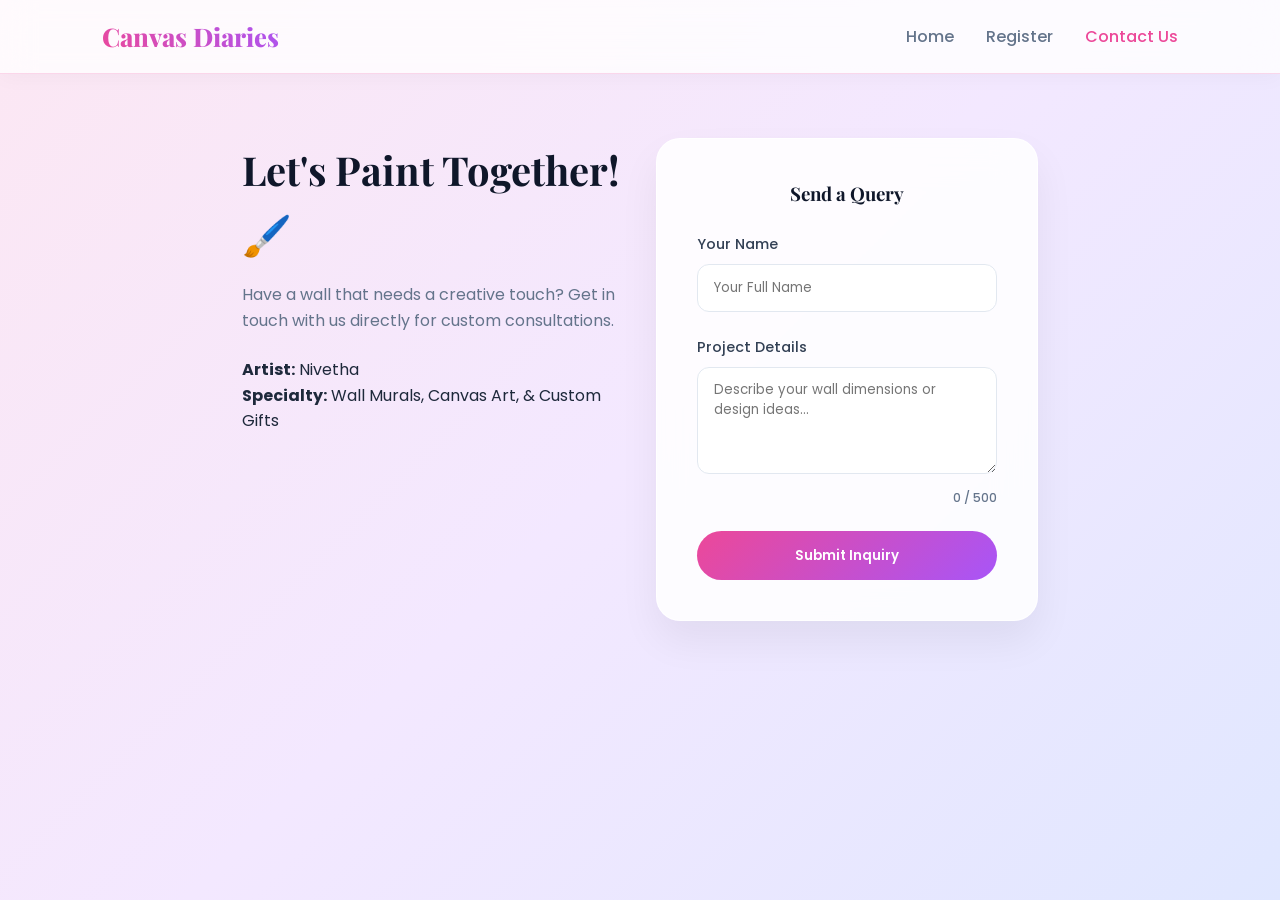
<file: contact.html>
<!DOCTYPE html>
<html lang="en">
<head>
  <meta charset="UTF-8">
  <meta name="viewport" content="width=device-width, initial-scale=1.0">
  <title>Contact Us | Canvas Diaries</title>
  <link rel="stylesheet" href="styles.css">
</head>
<body>

  <nav class="navbar">
    <div class="logo">Canvas Diaries</div>
    <button class="hamburger" id="hamburgerBtn" type="button" aria-label="Toggle navigation" aria-controls="navLinks" aria-expanded="false">
      ☰
    </button>
    <ul class="nav-links" id="navLinks">
      <li class="drawer-close-item"><button class="drawer-close" id="drawerCloseBtn" type="button" aria-label="Close navigation">×</button></li>
      <li><a href="index.html">Home</a></li>
      <li><a href="register.html">Register</a></li>
      <li><a href="contact.html" class="active">Contact Us</a></li>
    </ul>
  </nav>

  <div class="grid-2 contact-section">
    <div>
      <h2>Let's Paint Together! 🖌️</h2>
      <p style="color: var(--text-muted); margin-bottom: 1.5rem;">Have a wall that needs a creative touch? Get in touch with us directly for custom consultations.</p>
      <p><strong>Artist:</strong> Nivetha</p>
      <p><strong>Specialty:</strong> Wall Murals, Canvas Art, & Custom Gifts</p>
    </div>

    <div class="form-container card-reset">
      <h3>Send a Query</h3>
      
      <div class="form-group">
        <label for="contactName">Your Name</label>
        <input type="text" id="contactName" placeholder="Your Full Name">
      </div>

      <div class="form-group">
        <label for="projectDetails">Project Details</label>
        <textarea id="projectDetails" rows="4" maxlength="500" placeholder="Describe your wall dimensions or design ideas..."></textarea>
        <!-- Goodreads Style Counter Below Textarea -->
        <div class="counter-wrapper">
          <span id="charCount" class="char-badge">0 / 500</span>
        </div>
      </div>

      <button class="btn btn-full" id="submitInquiryBtn" type="button">Submit Inquiry</button>
    </div>
  </div>

  <script>
    const hamburgerBtn = document.getElementById('hamburgerBtn');
    const navLinks = document.getElementById('navLinks');
    const drawerCloseBtn = document.getElementById('drawerCloseBtn');

    const setDrawerOpen = (isOpen) => {
      hamburgerBtn.setAttribute('aria-expanded', String(isOpen));
      navLinks.classList.toggle('active', isOpen);
    };

    hamburgerBtn.addEventListener('click', () => {
      setDrawerOpen(hamburgerBtn.getAttribute('aria-expanded') !== 'true');
    });

    drawerCloseBtn.addEventListener('click', () => setDrawerOpen(false));

    navLinks.addEventListener('click', (event) => {
      if (event.target.closest('a')) setDrawerOpen(false);
    });

    document.addEventListener('keydown', (event) => {
      if (event.key === 'Escape') setDrawerOpen(false);
    });

    const textarea = document.getElementById('projectDetails');
    const charCountDisplay = document.getElementById('charCount');
    const submitInquiryBtn = document.getElementById('submitInquiryBtn');

    submitInquiryBtn.addEventListener('click', () => {
      window.location.reload();
    });

    textarea.addEventListener('input', () => {
      const currentLength = textarea.value.length;
      charCountDisplay.textContent = `${currentLength} / 500`;
      
      // Highlight in soft red when reaching limit
      if (currentLength >= 450) {
        charCountDisplay.style.color = 'var(--error)';
      } else {
        charCountDisplay.style.color = 'var(--text-muted)';
      }
    });
  </script>

</body>
</html>
</file>
<file: styles.css>
@import url('https://fonts.googleapis.com/css2?family=Playfair+Display:wght@600;800&family=Poppins:wght@300;400;500;600&display=swap');

:root {
  /* Pastel Light Theme Background Palette */
  --bg-gradient: linear-gradient(135deg, #fce7f3 0%, #f3e8ff 50%, #e0e7ff 100%);
  --card-bg: rgba(255, 255, 255, 0.85);
  
  /* Vibrant Pastel Accents */
  --accent-pink: #ec4899;
  --accent-purple: #a855f7;
  --text-main: #1e293b;
  --text-muted: #64748b;
  --error: #ef4444;
  --border-color: rgba(236, 72, 153, 0.2);
}

* {
  margin: 0;
  padding: 0;
  box-sizing: border-box;
  font-family: 'Poppins', sans-serif;
}

html {
  overflow-x: clip;
}

body {
  background: var(--bg-gradient);
  background-attachment: fixed;
  color: var(--text-main);
  line-height: 1.6;
  min-height: 100vh;
  overflow-x: hidden;
}

img {
  max-width: 100%;
  height: auto;
  object-fit: cover;
}

/* Navbar with Custom SVG/Icon Logo */
.navbar {
  display: flex;
  justify-content: space-between;
  align-items: center;
  padding: 1rem 8%;
  background: rgba(255, 255, 255, 0.8);
  backdrop-filter: blur(16px);
  position: sticky;
  top: 0;
  z-index: 1000;
  border-bottom: 1px solid var(--border-color);
  box-shadow: 0 4px 20px rgba(0, 0, 0, 0.03);
}

.logo-wrapper {
  display: flex;
  align-items: center;
  gap: 0.6rem;
  text-decoration: none;
}

.logo-icon {
  width: 36px;
  height: 36px;
  background: linear-gradient(135deg, var(--accent-pink), var(--accent-purple));
  border-radius: 50%;
  display: flex;
  align-items: center;
  justify-content: center;
  color: white;
  font-size: 1.1rem;
  box-shadow: 0 4px 10px rgba(236, 72, 153, 0.3);
}

.logo {
  font-family: 'Playfair Display', serif;
  font-size: 1.6rem;
  font-weight: 800;
  background: linear-gradient(45deg, var(--accent-pink), var(--accent-purple));
  -webkit-background-clip: text;
  -webkit-text-fill-color: transparent;
}

/* Desktop Nav Links */
.nav-links {
  display: flex;
  list-style: none;
  gap: 2rem;
  align-items: center;
}

.nav-links a {
  color: var(--text-muted);
  text-decoration: none;
  font-weight: 500;
  transition: color 0.3s ease;
}

.nav-links a:hover,
.nav-links a.active {
  color: var(--accent-pink);
}

/* Hamburger Toggle Button (Hidden on Desktop) */
.hamburger {
  display: none;
  align-items: center;
  justify-content: center;
  width: 44px;
  height: 44px;
  background: transparent;
  border: none;
  cursor: pointer;
  position: relative;
  z-index: 1100;
  color: var(--text-main);
  font-size: 1.8rem;
  line-height: 1;
}

/* Hero Section */
.hero {
  display: flex;
  align-items: center;
  justify-content: space-between;
  gap: 3rem;
  max-width: 1200px;
  min-height: 500px;
  margin: 0 auto;
  padding: 4rem 8%;
}

.hero-content {
  flex: 1 1 0;
  max-width: 620px;
}

.hero-image {
  flex: 0 1 420px;
  width: 100%;
  max-width: 420px;
}

.hero-image img {
  display: block;
  width: 100%;
  aspect-ratio: 6 / 5;
  border-radius: 20px;
  box-shadow: 0 20px 45px rgba(39, 31, 58, 0.16);
}

.badge {
  background: rgba(236, 72, 153, 0.15);
  color: var(--accent-pink);
  padding: 0.4rem 1.2rem;
  border-radius: 20px;
  font-size: 0.85rem;
  font-weight: 600;
  display: inline-block;
  margin-bottom: 1rem;
}

.hero-content h1 {
  font-family: 'Playfair Display', serif;
  font-size: 3.2rem;
  margin-bottom: 1.2rem;
  line-height: 1.2;
  color: #0f172a;
}

.hero-content p {
  color: var(--text-muted);
  font-size: 1.15rem;
  margin-bottom: 2rem;
}

/* Buttons */
.btn {
  background: linear-gradient(135deg, var(--accent-pink), var(--accent-purple));
  color: white;
  padding: 0.9rem 2.2rem;
  border: none;
  border-radius: 30px;
  font-weight: 600;
  cursor: pointer;
  text-decoration: none;
  display: inline-block;
  transition: transform 0.3s, box-shadow 0.3s;
}

.btn:hover:not(:disabled) {
  transform: translateY(-3px);
  box-shadow: 0 10px 20px rgba(236, 72, 153, 0.3);
}

.btn:disabled {
  background: #cbd5e1;
  color: #94a3b8;
  cursor: not-allowed;
  opacity: 0.7;
}

.btn-full {
  width: 100%;
}

/* Glassmorphism Form Container */
.form-container {
  max-width: 460px;
  margin: 3rem auto;
  padding: 2.5rem;
  background: var(--card-bg);
  border: 1px solid rgba(255, 255, 255, 0.8);
  border-radius: 24px;
  backdrop-filter: blur(20px);
  box-shadow: 0 20px 40px rgba(0, 0, 0, 0.06);
}

.form-container h2, 
.form-container h3 {
  text-align: center;
  margin-bottom: 1.5rem;
  font-family: 'Playfair Display', serif;
  color: #0f172a;
}

.form-group {
  margin-bottom: 1.5rem;
  position: relative;
}

.form-group label {
  display: block;
  margin-bottom: 0.5rem;
  font-size: 0.9rem;
  font-weight: 500;
  color: #334155;
}

.form-group input,
.form-group textarea {
  width: 100%;
  padding: 0.8rem 1rem;
  background: rgba(255, 255, 255, 0.9);
  border: 1.5px solid #e2e8f0;
  border-radius: 12px;
  color: var(--text-main);
  outline: none;
  transition: border-color 0.3s, box-shadow 0.3s;
}

.form-group input:focus,
.form-group textarea:focus {
  border-color: var(--accent-pink);
  box-shadow: 0 0 0 4px rgba(236, 72, 153, 0.15);
  background: white;
}

/* Character Counter */
.counter-wrapper {
  display: flex;
  justify-content: flex-end;
  margin-top: 0.4rem;
}

.char-badge {
  font-size: 0.75rem;
  color: var(--text-muted);
  font-weight: 500;
}

.error-msg {
  color: var(--error);
  font-size: 0.8rem;
  margin-top: 0.4rem;
  display: block;
  min-height: 1.2rem;
}

/* Grid & Cards Section */
.grid-2 {
  display: grid;
  grid-template-columns: repeat(2, minmax(0, 1fr));
  gap: 2rem;
  padding: 2rem 8% 5rem;
  max-width: 1120px;
  margin: 0 auto;
}

.card {
  background: var(--card-bg);
  border: 1px solid rgba(255, 255, 255, 0.8);
  border-radius: 20px;
  backdrop-filter: blur(12px);
  box-shadow: 0 10px 25px rgba(0, 0, 0, 0.04);
  transition: transform 0.3s ease;
}

.grid-2 > .card > img {
  display: block;
  width: 100%;
  height: 220px;
  max-height: 220px;
  border-radius: 20px 20px 0 0;
}

.card:hover {
  transform: translateY(-5px);
}

.card-body {
  padding: 2rem;
}

.icon {
  font-size: 2.2rem;
  margin-bottom: 0.8rem;
}

.card-body h3 {
  color: #0f172a;
  margin-bottom: 0.5rem;
  font-size: 1.3rem;
}

.card-body p {
  color: var(--text-muted);
}

.contact-section {
  max-width: 1000px;
  margin: 2rem auto;
}

.contact-section h2 {
  font-family: 'Playfair Display', serif;
  font-size: 2.5rem;
  margin-bottom: 1rem;
  color: #0f172a;
}

.card-reset {
  margin: 0;
  width: 100%;
}

.drawer-close-item {
  display: none;
}

/* ==========================================
   MOBILE & TABLET SIDE NAV MEDIA QUERIES
   ========================================== */

@media (max-width: 768px) {
  .hamburger {
    display: flex;
  }

  .hamburger[aria-expanded="true"] {
    visibility: hidden;
  }

  /* Transform Nav-Links into a Slide-in Side Drawer */
  .nav-links {
    position: fixed;
    top: 0;
    right: 0;
    width: min(300px, 82vw);
    height: 100vh;
    height: 100dvh;
    background: #fff;
    flex-direction: column;
    justify-content: flex-start;
    align-items: stretch;
    gap: 0.5rem;
    padding: 5rem 1.25rem 1.5rem;
    border-left: 1px solid var(--border-color);
    box-shadow: -12px 0 32px rgba(15, 23, 42, 0.14);
    transform: translateX(100%);
    transition: transform 0.4s ease-in-out;
    z-index: 1050;
  }

  .nav-links.active {
    transform: translateX(0);
  }

  .nav-links a {
    display: block;
    font-size: 1.2rem;
    font-weight: 600;
    padding: 0.8rem 1rem;
    border-radius: 10px;
    transition: color 0.2s ease, background-color 0.2s ease;
  }

  .nav-links a:hover,
  .nav-links a.active {
    color: var(--accent-pink);
    background: rgba(236, 72, 153, 0.1);
  }

  .drawer-close-item {
    display: block;
    position: absolute;
    top: 1rem;
    right: 1rem;
    list-style: none;
  }

  .drawer-close {
    display: inline-flex;
    align-items: center;
    justify-content: center;
    width: 44px;
    height: 44px;
    border: 1px solid var(--border-color);
    border-radius: 50%;
    background: rgba(236, 72, 153, 0.08);
    color: var(--accent-pink);
    cursor: pointer;
    font-size: 1.5rem;
    line-height: 1;
    transition: transform 0.2s ease, background-color 0.2s ease;
  }

  .drawer-close:hover {
    background: rgba(236, 72, 153, 0.16);
    transform: rotate(90deg);
  }

  .drawer-close:focus-visible {
    outline: 3px solid rgba(236, 72, 153, 0.35);
    outline-offset: 3px;
  }

  .hero {
    flex-direction: column;
    justify-content: center;
    gap: 2rem;
    min-height: auto;
    padding: 3rem 5% 2rem;
    text-align: center;
  }

  .hero-content {
    width: 100%;
  }

  .hero-image {
    flex: 0 1 auto;
    width: 100%;
    max-width: 420px;
  }

  .hero-content h1 {
    font-size: 2.4rem;
  }

  .grid-2 {
    grid-template-columns: minmax(0, 1fr);
    gap: 1.5rem;
    padding: 1.5rem 5% 4rem;
  }
}
</file>
